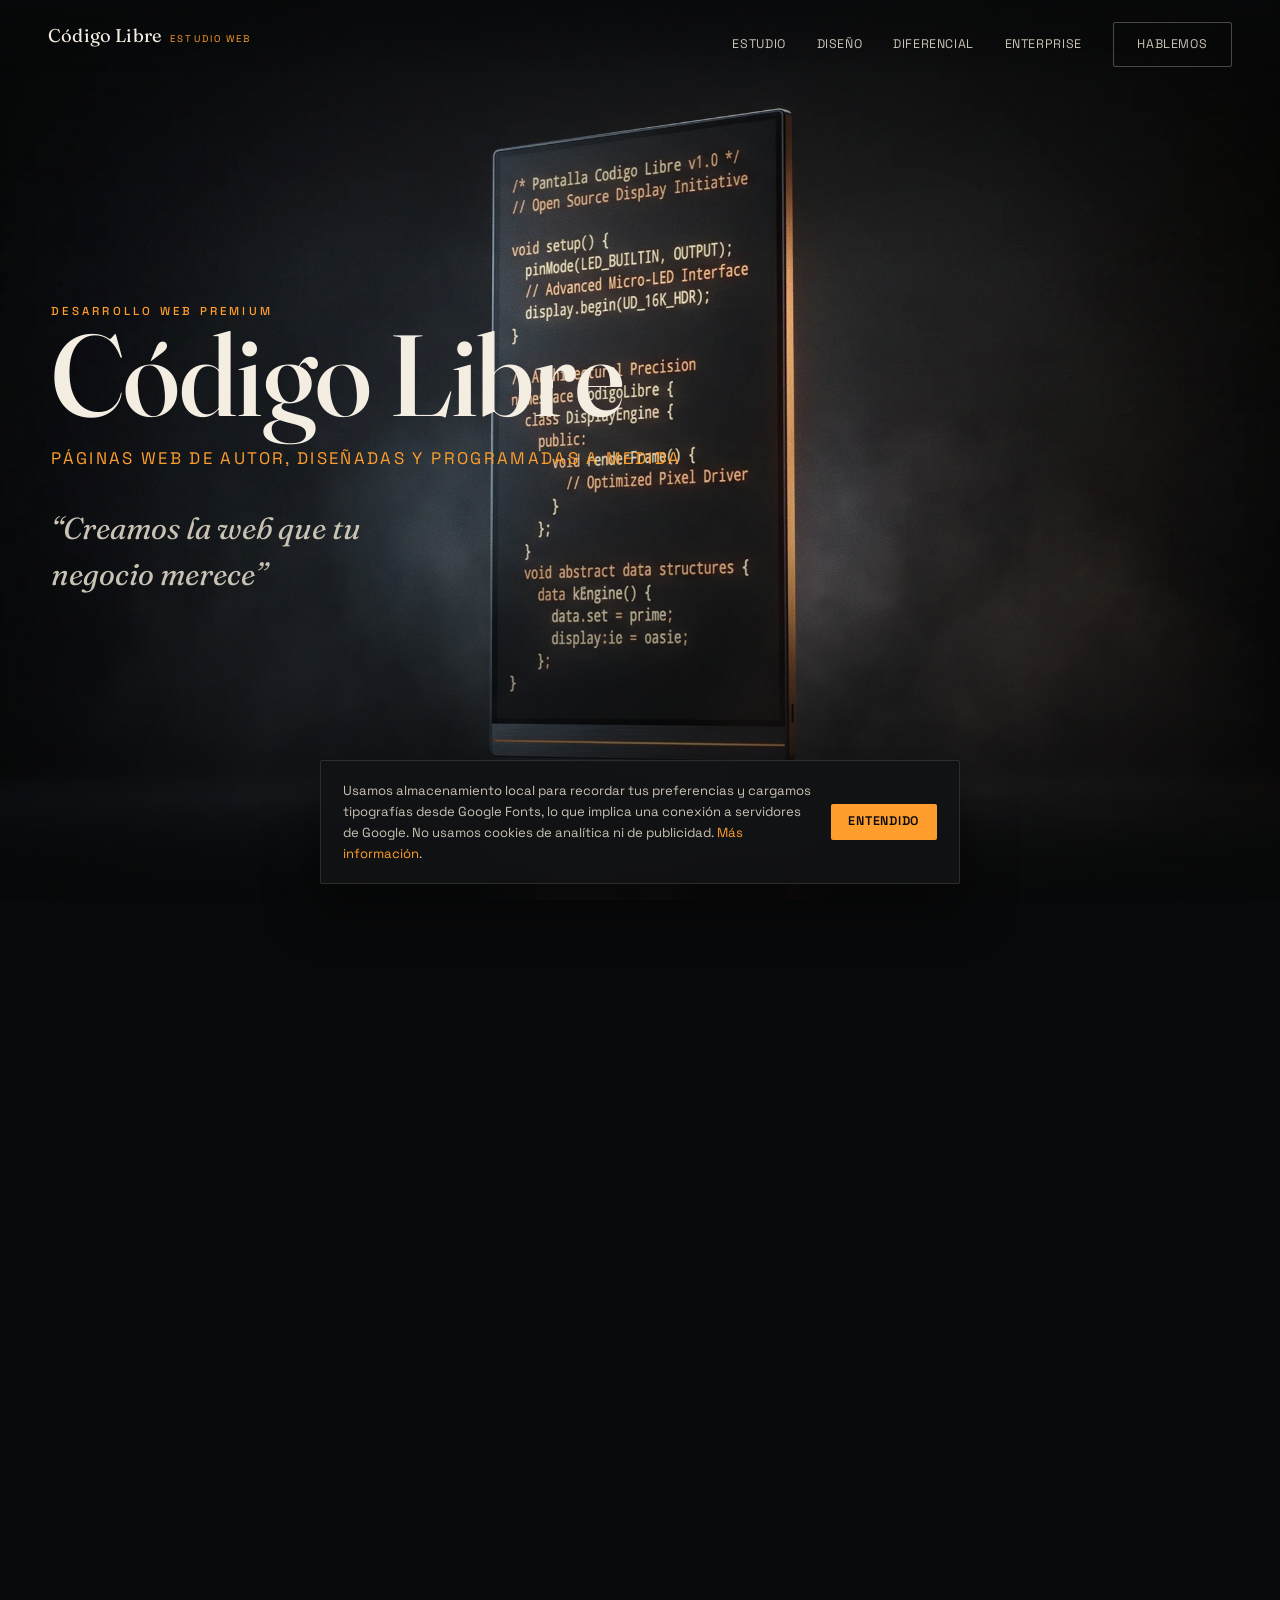
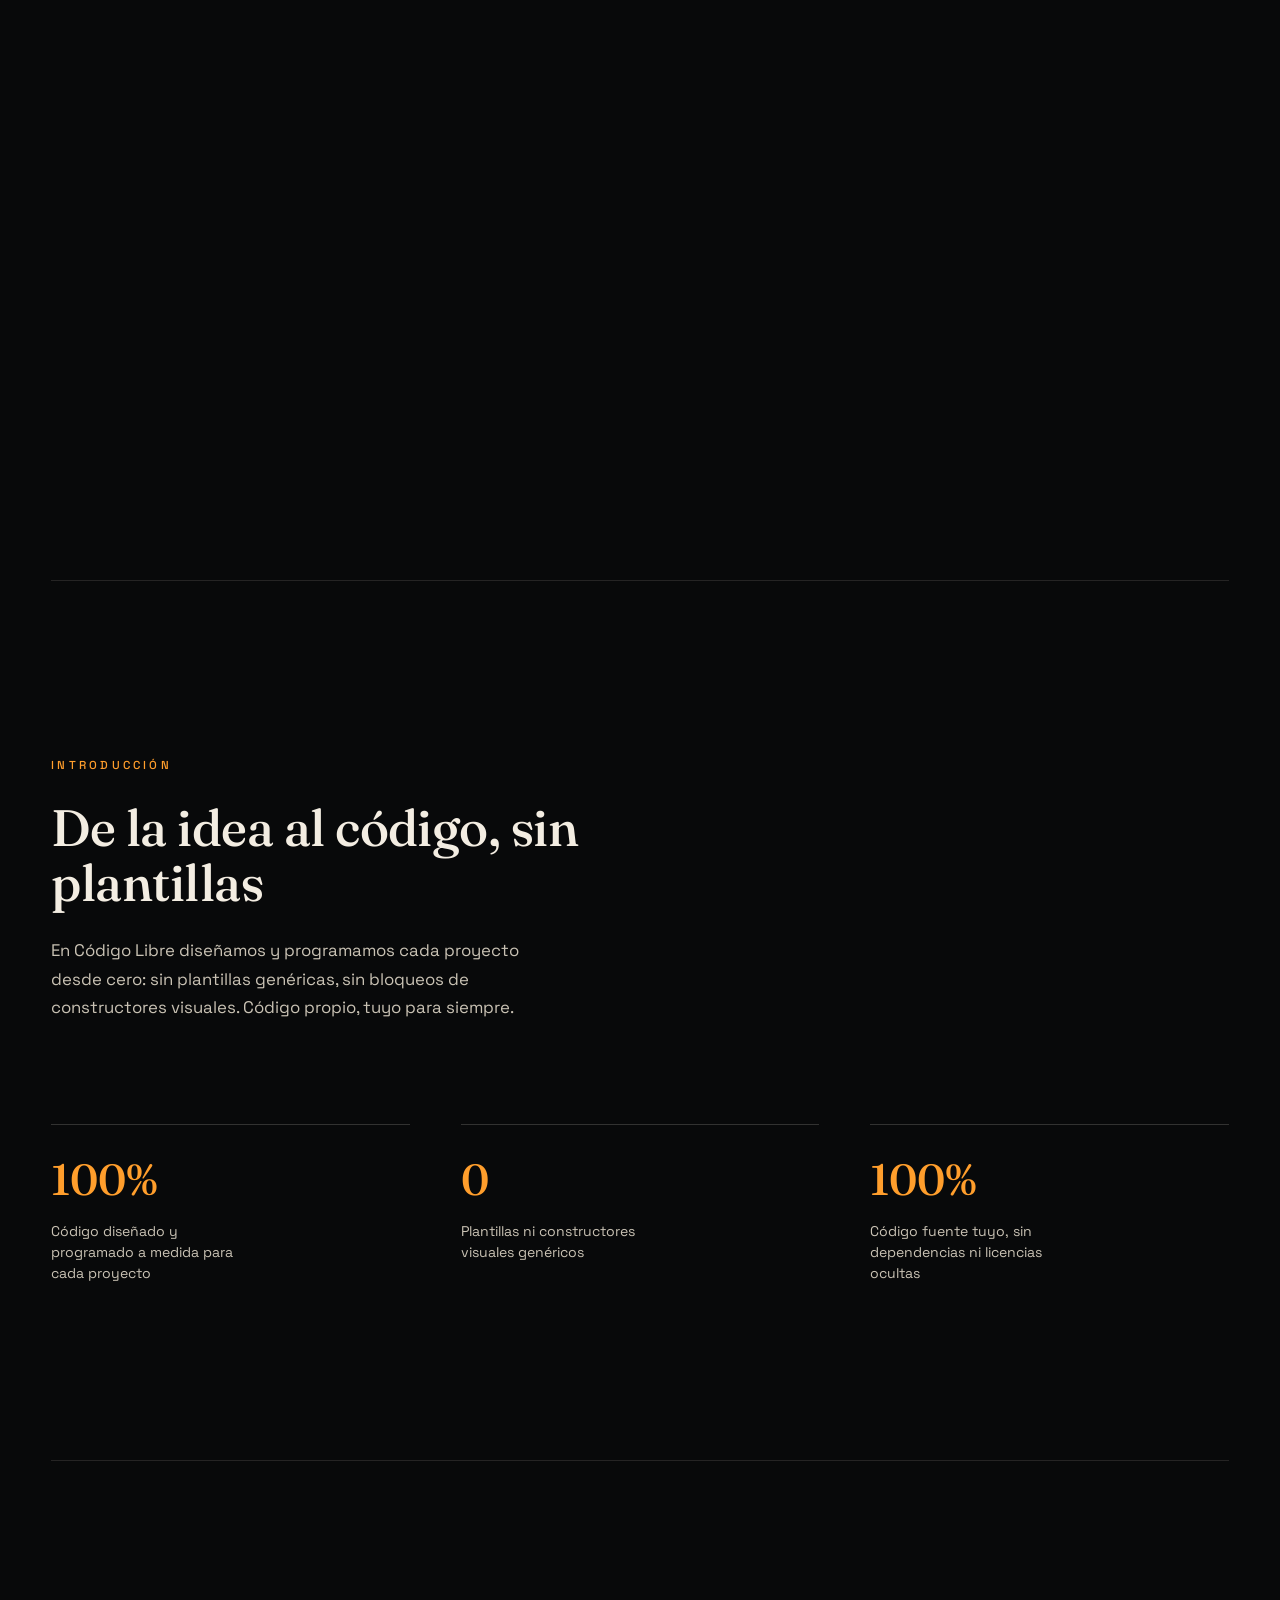
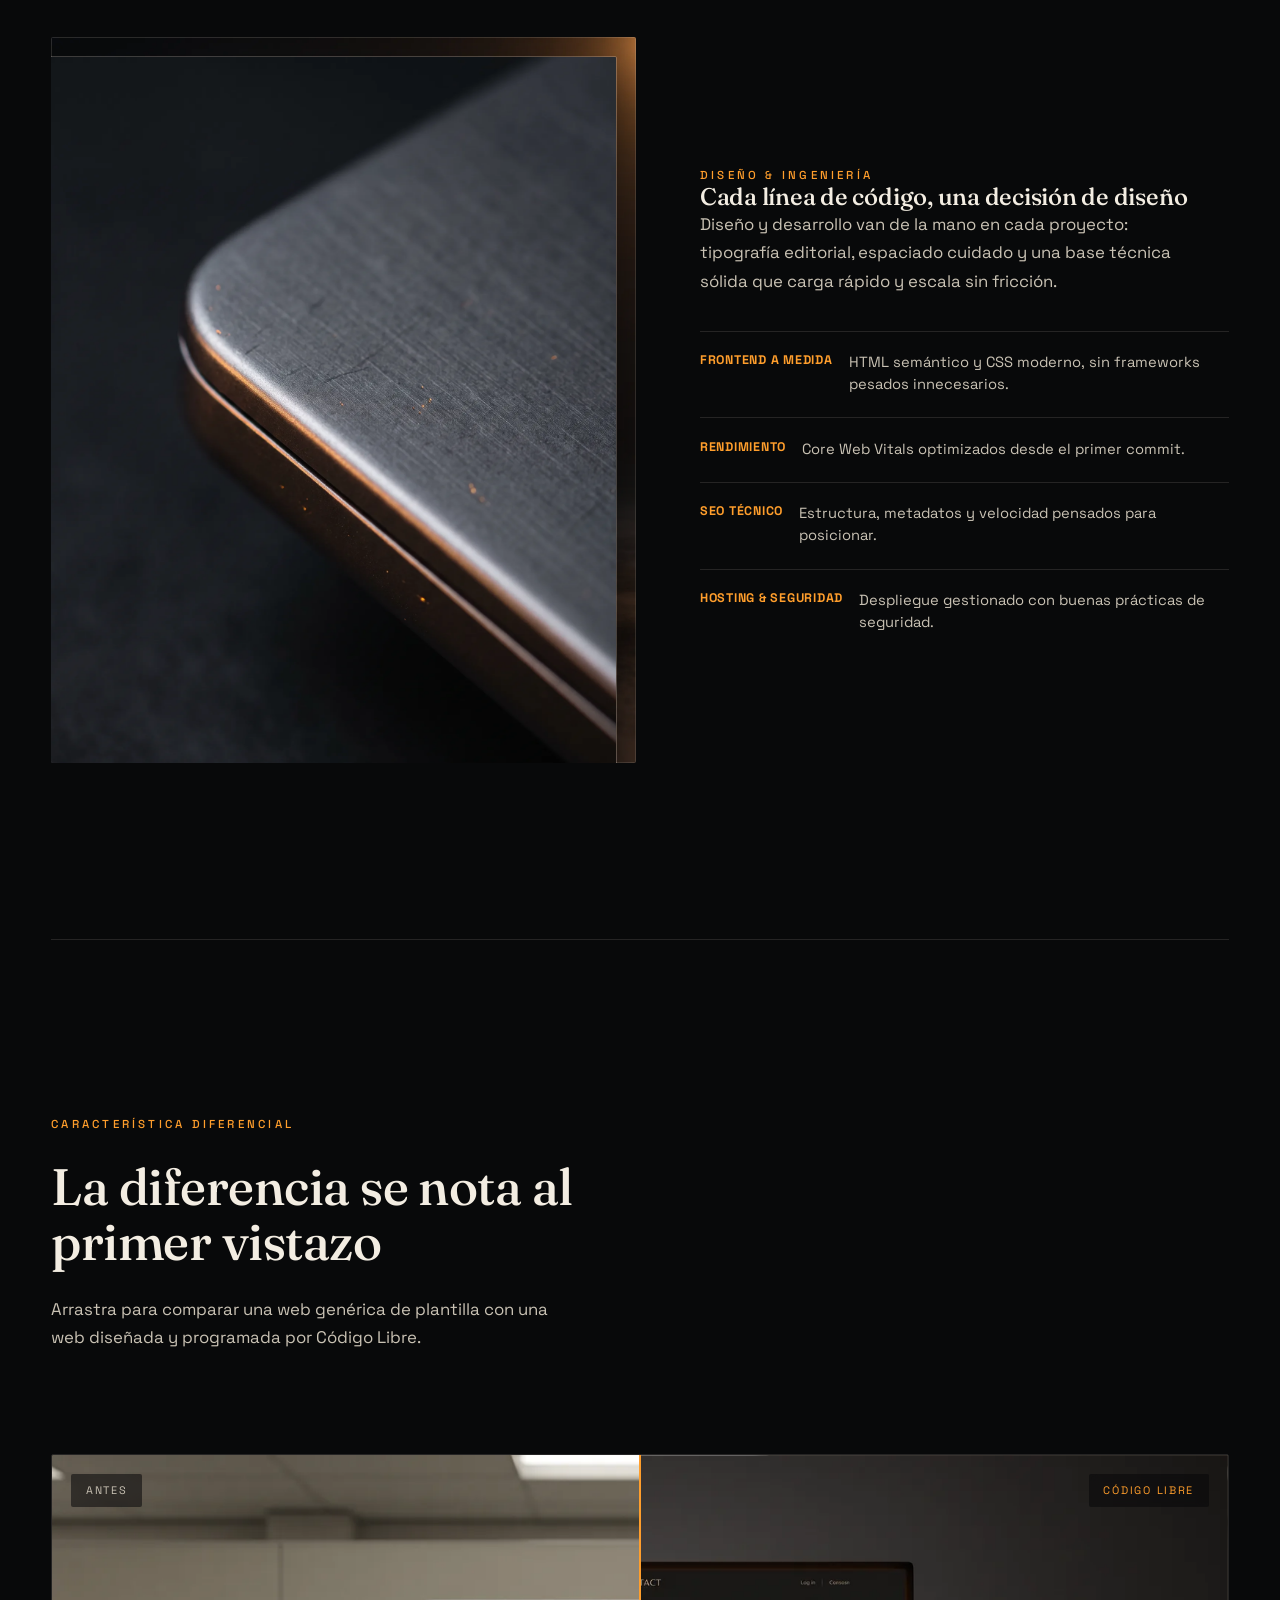
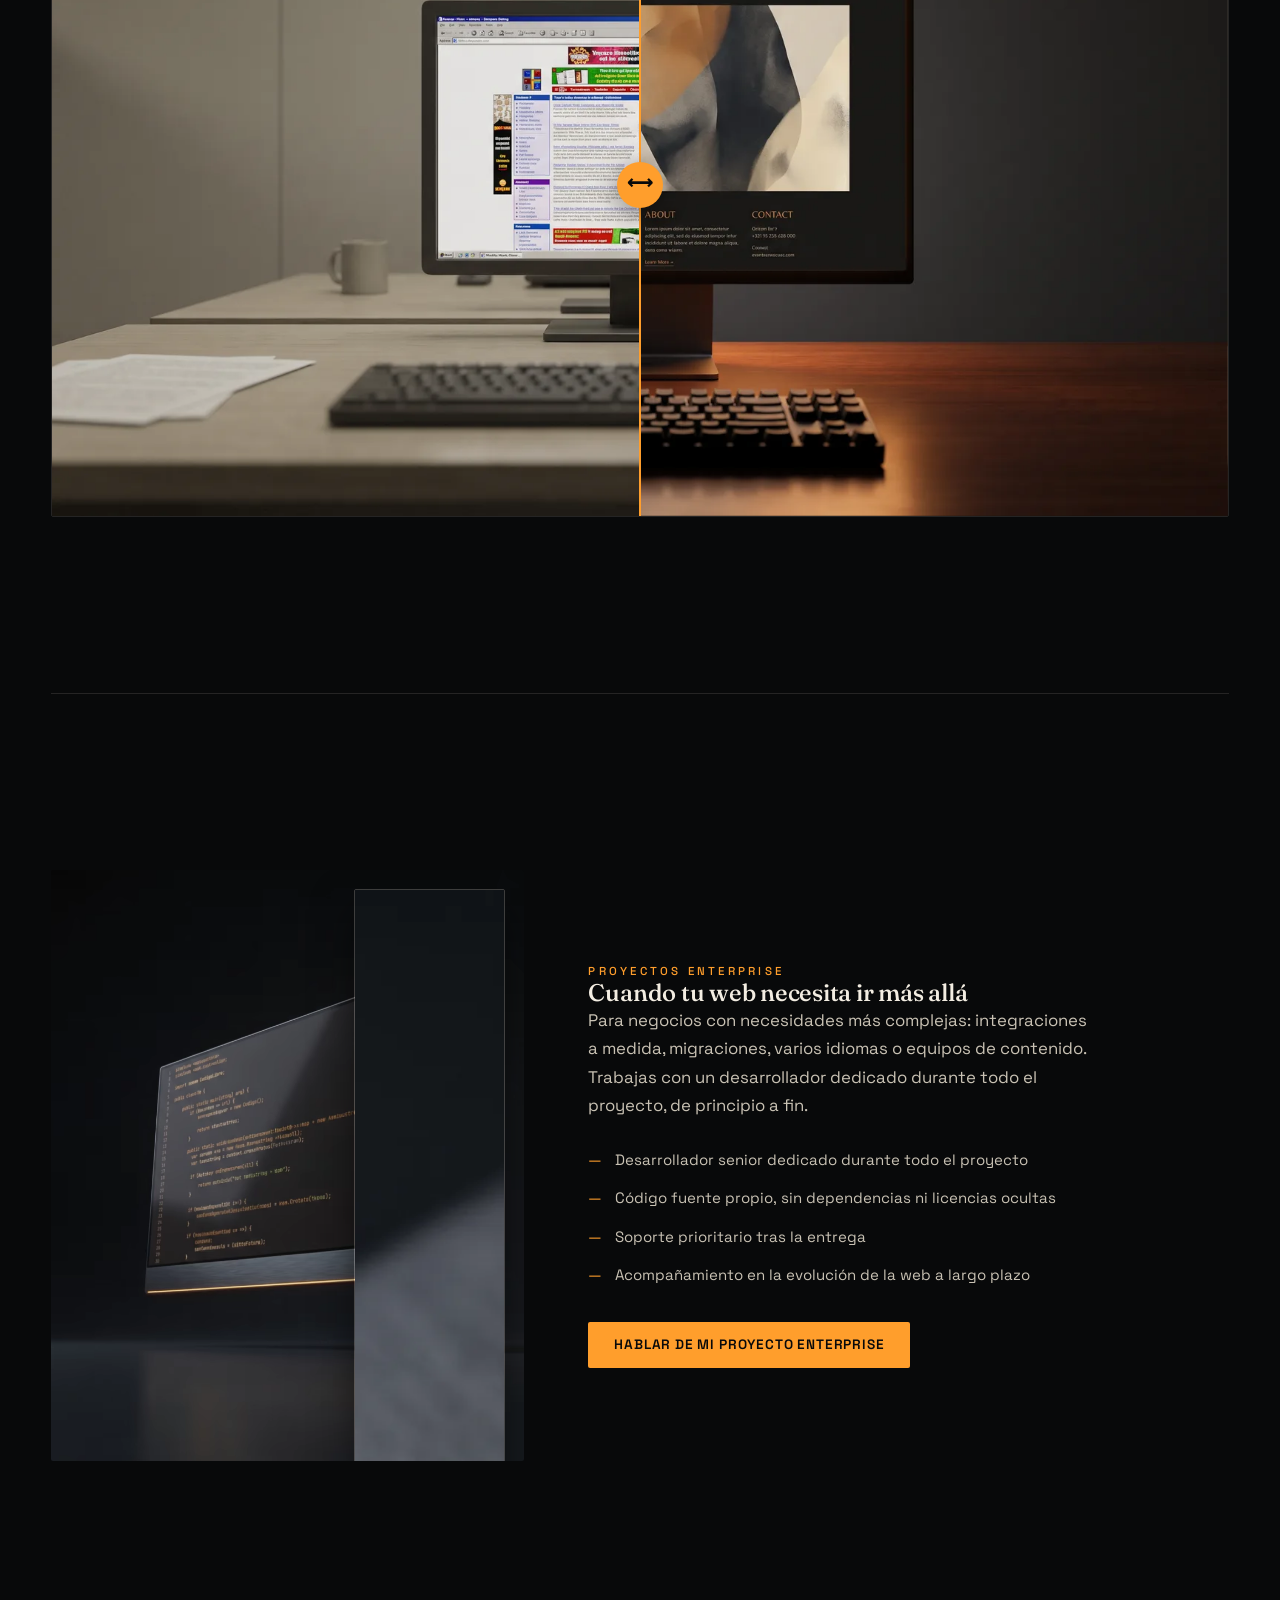
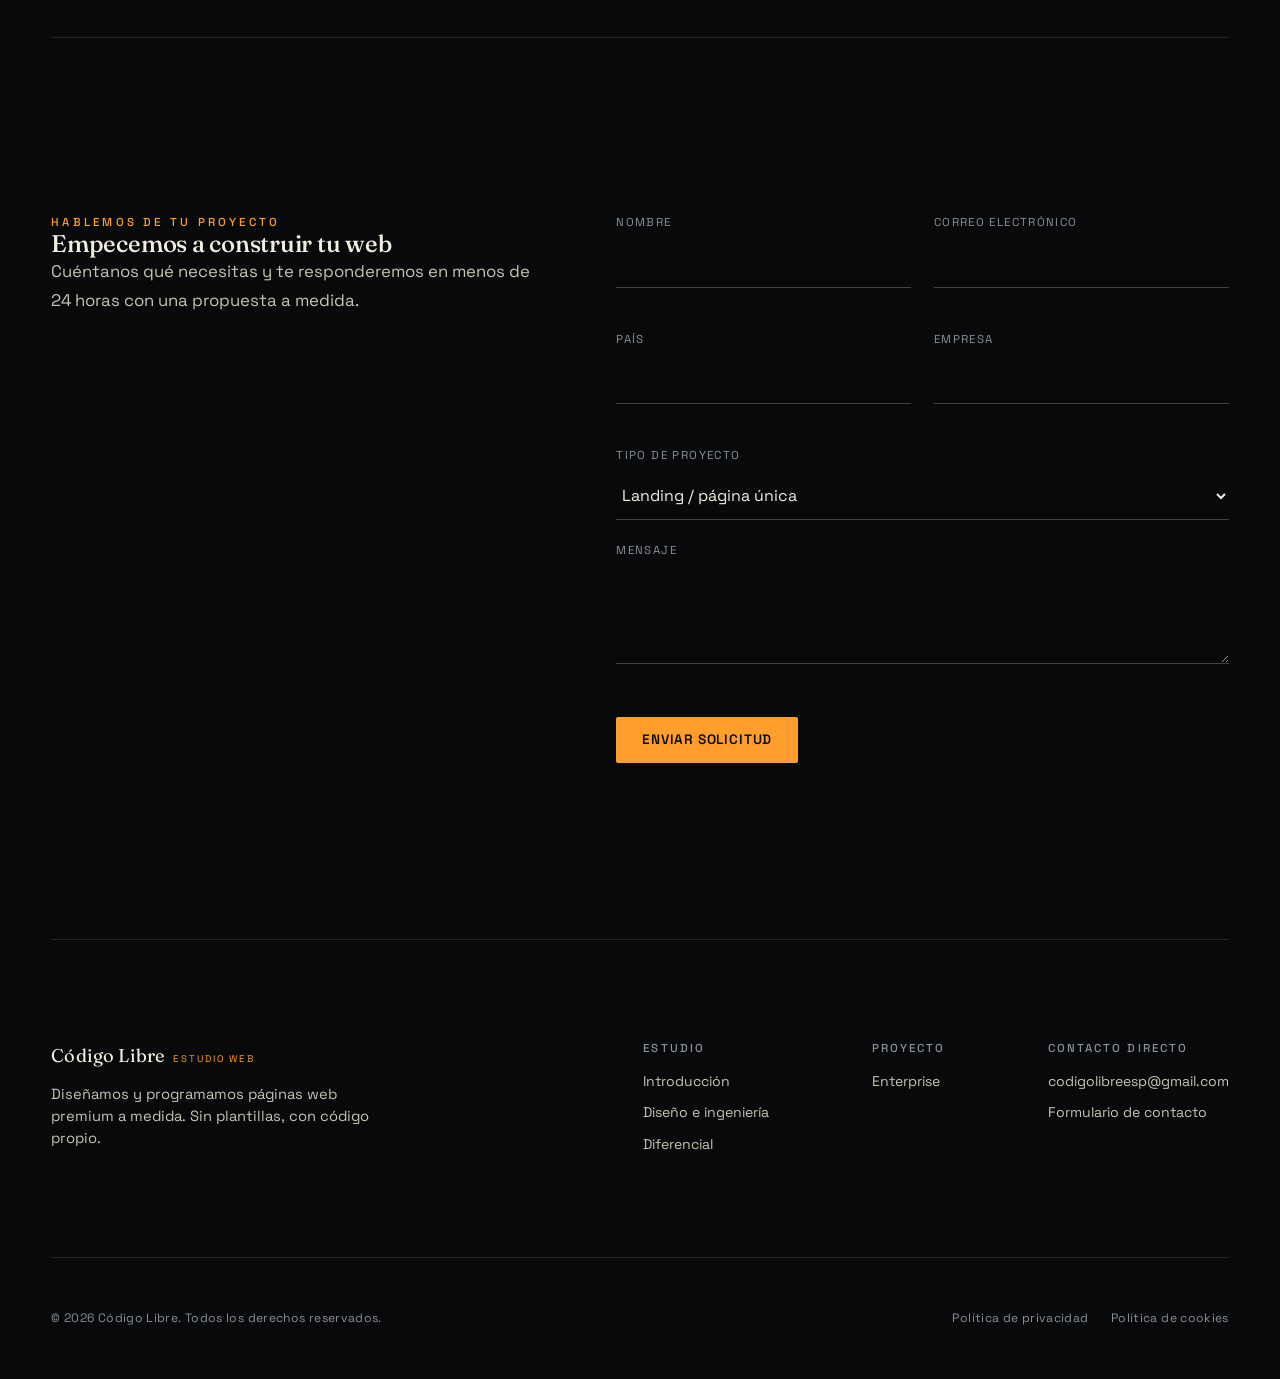
<file: index.html>
<!doctype html>
<html lang="es">
<head>
<meta charset="UTF-8">
<meta name="viewport" content="width=device-width, initial-scale=1, viewport-fit=cover">
<title>Código Libre — Creamos la web que tu negocio merece</title>
<meta name="description" content="Código Libre diseña y programa páginas web premium a medida: sin plantillas, con código propio, rendimiento y diseño editorial.">
<meta name="theme-color" content="#08090a">

<meta property="og:type" content="website">
<meta property="og:title" content="Código Libre — Creamos la web que tu negocio merece">
<meta property="og:description" content="Diseño y desarrollo web premium a medida. Sin plantillas, con código propio.">
<meta property="og:image" content="assets/hero/images/hero-master.webp">

<link rel="icon" type="image/svg+xml" href="assets/favicon.svg">

<link rel="preconnect" href="https://fonts.googleapis.com">
<link rel="preconnect" href="https://fonts.gstatic.com" crossorigin>
<link rel="stylesheet" href="https://fonts.googleapis.com/css2?family=Fraunces:ital,wght@0,300;0,400;0,500;0,600;1,400&family=Space+Grotesk:wght@300;400;500;600;700&display=swap">

<link rel="preload" as="video" href="assets/hero/video/hero-1080p.mp4" type="video/mp4">
<link rel="preload" as="image" href="assets/hero/images/hero-poster.webp">

<link rel="stylesheet" href="css/variables.css">
<link rel="stylesheet" href="css/base.css">
<link rel="stylesheet" href="css/layout.css">
<link rel="stylesheet" href="css/hero.css">
<link rel="stylesheet" href="css/components.css">
</head>
<body>
<a class="skip-link" href="#main">Saltar al contenido</a>

<!-- ================= LOADER ================= -->
<div id="loader" role="status" aria-live="polite">
  <span class="loader-mark">Código Libre</span>
  <div class="loader-bar"></div>
  <span class="loader-pct">Cargando experiencia</span>
</div>

<!-- ================= HEADER ================= -->
<header class="site-header" id="siteHeader">
  <a href="#top" class="brand-mark">Código Libre <small>Estudio Web</small></a>
  <button class="nav-toggle" id="navToggle" aria-expanded="false" aria-controls="mainNav" aria-label="Abrir menú de navegación">
    <span></span><span></span><span></span>
  </button>
</header>
<!-- rendered as a sibling of the header (not a child) so its position:fixed panel
     is never trapped inside the header's backdrop-filter containing block -->
<nav class="main-nav" id="mainNav" aria-label="Navegación principal">
  <a href="#introduccion">Estudio</a>
  <a href="#diseno">Diseño</a>
  <a href="#diferencial">Diferencial</a>
  <a href="#edicion-premium">Enterprise</a>
  <a href="#contacto" class="btn btn-ghost">Hablemos</a>
</nav>

<main id="main">

  <!-- ================= HERO ================= -->
  <section id="top" class="hero-pin" aria-label="Presentación Código Libre">
    <div class="hero-stage">
      <div class="hero-media" id="heroMedia">
        <video
          id="heroVideo"
          muted playsinline preload="auto"
          poster="assets/hero/images/hero-poster.webp">
          <source src="assets/hero/video/hero-1080p.webm" type="video/webm">
          <source src="assets/hero/video/hero-1080p.mp4" type="video/mp4">
        </video>
        <img class="hero-fallback" id="heroFallback" src="assets/hero/images/hero-master.webp" alt="Pantalla Código Libre mostrando código convirtiéndose en una web terminada" hidden>
        <div class="hero-grain" aria-hidden="true"></div>
      </div>

      <div class="hero-copy">
        <p class="eyebrow" data-hero-el>Desarrollo web premium</p>
        <h1 class="hero-brand" data-hero-el>Código Libre</h1>
        <p class="hero-model" data-hero-el>Páginas web de autor, diseñadas y programadas a medida</p>
        <p class="hero-line" data-hero-el>“Creamos la web que tu negocio merece”</p>
      </div>

      <div class="hero-scrollcue" id="scrollCue">Desplázate</div>
      <div class="hero-loading-badge" id="heroLoadingBadge"><span class="dot"></span> Cargando vídeo</div>
    </div>
  </section>

  <!-- ================= 1. INTRODUCCIÓN ================= -->
  <section id="introduccion" class="section container">
    <div class="section-head">
      <p class="eyebrow">Introducción</p>
      <h2>De la idea al código, sin plantillas</h2>
      <p class="lede">En Código Libre diseñamos y programamos cada proyecto desde cero: sin plantillas genéricas, sin bloqueos de constructores visuales. Código propio, tuyo para siempre.</p>
    </div>
    <div class="stats-row">
      <div class="stat"><b>100%</b><span>Código diseñado y programado a medida para cada proyecto</span></div>
      <div class="stat"><b>0</b><span>Plantillas ni constructores visuales genéricos</span></div>
      <div class="stat"><b>100%</b><span>Código fuente tuyo, sin dependencias ni licencias ocultas</span></div>
    </div>
  </section>

  <!-- ================= 2. DISEÑO E INGENIERÍA ================= -->
  <section id="diseno" class="section container">
    <div class="split">
      <div class="split-media frame">
        <img src="assets/images/web/producto-3-4.webp" alt="Pantalla Código Libre, representación del sistema de diseño y arquitectura técnica del estudio" loading="lazy" width="1600" height="1986">
        <span class="material-chip">Arquitectura técnica — Código Libre</span>
        <img class="detail-inset" src="assets/images/web/material-macro.webp" alt="Detalle macro del acabado y los materiales de Código Libre" loading="lazy" width="1600" height="1986">
      </div>
      <div>
        <p class="eyebrow">Diseño &amp; ingeniería</p>
        <h2>Cada línea de código, una decisión de diseño</h2>
        <p class="lede">Diseño y desarrollo van de la mano en cada proyecto: tipografía editorial, espaciado cuidado y una base técnica sólida que carga rápido y escala sin fricción.</p>
        <div class="detail-list">
          <div class="detail-item"><b>Frontend a medida</b><p>HTML semántico y CSS moderno, sin frameworks pesados innecesarios.</p></div>
          <div class="detail-item"><b>Rendimiento</b><p>Core Web Vitals optimizados desde el primer commit.</p></div>
          <div class="detail-item"><b>SEO técnico</b><p>Estructura, metadatos y velocidad pensados para posicionar.</p></div>
          <div class="detail-item"><b>Hosting &amp; seguridad</b><p>Despliegue gestionado con buenas prácticas de seguridad.</p></div>
        </div>
      </div>
    </div>
  </section>

  <!-- ================= 3. CARACTERÍSTICA DIFERENCIAL ================= -->
  <section id="diferencial" class="section container">
    <div class="section-head">
      <p class="eyebrow">Característica diferencial</p>
      <h2>La diferencia se nota al primer vistazo</h2>
      <p class="lede">Arrastra para comparar una web genérica de plantilla con una web diseñada y programada por Código Libre.</p>
    </div>
    <div class="comparator" id="comparator" role="slider" tabindex="0"
         aria-label="Comparador antes y después" aria-valuemin="0" aria-valuemax="100" aria-valuenow="50">
      <img class="before-layer" src="assets/images/web/antes-web.webp" alt="Web genérica de plantilla, con diseño desordenado y poco cuidado" loading="lazy">
      <img class="after-layer" id="comparatorAfter" src="assets/images/web/despues-web.webp" alt="Web premium diseñada por Código Libre, editorial y minimalista" loading="lazy">
      <span class="tag before">Antes</span>
      <span class="tag after">Código Libre</span>
      <div class="handle" id="comparatorHandle"></div>
    </div>
  </section>


  <!-- ================= 6. PROYECTOS ENTERPRISE ================= -->
  <section id="edicion-premium" class="section container">
    <div class="premium-block">
      <div class="premium-media">
        <video class="loop-video" id="premiumLoopVideo" muted loop playsinline preload="metadata" poster="assets/images/web/premium-loop-poster.webp">
          <source src="assets/hero/video/premium-loop.webm" type="video/webm">
          <source src="assets/hero/video/premium-loop.mp4" type="video/mp4">
        </video>
        <img class="detail-inset" src="assets/images/web/material-macro.webp" alt="Detalle macro de materiales y acabados de Código Libre" loading="lazy" width="1600" height="1986">
      </div>
      <div>
        <p class="eyebrow">Proyectos Enterprise</p>
        <h2>Cuando tu web necesita ir más allá</h2>
        <p class="lede">Para negocios con necesidades más complejas: integraciones a medida, migraciones, varios idiomas o equipos de contenido. Trabajas con un desarrollador dedicado durante todo el proyecto, de principio a fin.</p>
        <ul class="benefit-list">
          <li>Desarrollador senior dedicado durante todo el proyecto</li>
          <li>Código fuente propio, sin dependencias ni licencias ocultas</li>
          <li>Soporte prioritario tras la entrega</li>
          <li>Acompañamiento en la evolución de la web a largo plazo</li>
        </ul>
        <div class="premium-cta">
          <a href="#contacto" class="btn btn-primary">Hablar de mi proyecto Enterprise</a>
        </div>
      </div>
    </div>
  </section>

  <!-- ================= FORMULARIO ================= -->
  <section id="contacto" class="section container">
    <div class="form-wrap">
      <div>
        <p class="eyebrow">Hablemos de tu proyecto</p>
        <h2>Empecemos a construir tu web</h2>
        <p class="lede">Cuéntanos qué necesitas y te responderemos en menos de 24 horas con una propuesta a medida.</p>
      </div>

      <form id="contactForm" novalidate>
        <!-- honeypot antispam: invisible para personas, los bots lo rellenan -->
        <div class="hp-field" aria-hidden="true">
          <label for="fWeb">No rellenes este campo</label>
          <input type="text" id="fWeb" name="web" tabindex="-1" autocomplete="off">
        </div>
        <div class="form-grid">
          <div class="field">
            <label for="fName">Nombre</label>
            <input type="text" id="fName" name="nombre" autocomplete="name" required>
            <span class="field-error" id="err-fName"></span>
          </div>
          <div class="field">
            <label for="fEmail">Correo electrónico</label>
            <input type="email" id="fEmail" name="email" autocomplete="email" required>
            <span class="field-error" id="err-fEmail"></span>
          </div>
          <div class="field">
            <label for="fCountry">País</label>
            <input type="text" id="fCountry" name="pais" autocomplete="country-name" required>
            <span class="field-error" id="err-fCountry"></span>
          </div>
          <div class="field">
            <label for="fCompany">Empresa</label>
            <input type="text" id="fCompany" name="empresa" autocomplete="organization">
            <span class="field-error" id="err-fCompany"></span>
          </div>
          <div class="field full">
            <label for="fConfig">Tipo de proyecto</label>
            <select id="fConfig" name="configuracion">
              <option value="landing">Landing / página única</option>
              <option value="corporativa">Web corporativa</option>
              <option value="tienda">Tienda online</option>
              <option value="premium">Edición premium / Enterprise</option>
            </select>
          </div>
          <div class="field full">
            <label for="fMessage">Mensaje</label>
            <textarea id="fMessage" name="mensaje" required></textarea>
            <span class="field-error" id="err-fMessage"></span>
          </div>
          <div class="form-submit-row">
            <button type="submit" class="btn btn-primary">Enviar solicitud</button>
            <span class="form-status" id="formStatus" role="status" aria-live="polite"></span>
          </div>
        </div>
      </form>
    </div>
  </section>

</main>

<!-- ================= FOOTER ================= -->
<footer class="site-footer container">
  <div class="footer-top">
    <div class="footer-brand">
      <a href="#top" class="brand-mark">Código Libre <small>Estudio Web</small></a>
      <p>Diseñamos y programamos páginas web premium a medida. Sin plantillas, con código propio.</p>
    </div>
    <div class="footer-links">
      <div>
        <h4>Estudio</h4>
        <ul>
          <li><a href="#introduccion">Introducción</a></li>
          <li><a href="#diseno">Diseño e ingeniería</a></li>
          <li><a href="#diferencial">Diferencial</a></li>
        </ul>
      </div>
      <div>
        <h4>Proyecto</h4>
        <ul>
          <li><a href="#edicion-premium">Enterprise</a></li>
        </ul>
      </div>
      <div>
        <h4>Contacto directo</h4>
        <!-- Cuando haya teléfono, añadir: <li><a href="tel:+34XXXXXXXXX">+34 XXX XX XX XX</a></li> -->
        <ul>
          <li><a id="footerEmail" href="mailto:codigolibreesp@gmail.com">codigolibreesp@gmail.com</a></li>
          <li><a href="#contacto">Formulario de contacto</a></li>
        </ul>
      </div>
    </div>
  </div>
  <div class="footer-bottom">
    <span>© <span id="year"></span> Código Libre. Todos los derechos reservados.</span>
    <nav class="legal-links" aria-label="Enlaces legales">
      <a href="privacidad.html">Política de privacidad</a>
      <a href="cookies.html">Política de cookies</a>
    </nav>
  </div>
</footer>

<div id="cookieBanner" class="cookie-banner" role="dialog" aria-live="polite" aria-label="Aviso de cookies" hidden>
  <p>Usamos almacenamiento local para recordar tus preferencias y cargamos tipografías desde Google Fonts, lo que implica una conexión a servidores de Google. No usamos cookies de analítica ni de publicidad. <a href="cookies.html">Más información</a>.</p>
  <button type="button" id="cookieAccept" class="btn btn-primary">Entendido</button>
</div>

<script src="js/vendor/gsap.min.js" onerror="this.onerror=null;document.write('&lt;script src=&quot;https://cdnjs.cloudflare.com/ajax/libs/gsap/3.12.5/gsap.min.js&quot;&gt;&lt;\/script&gt;')"></script>
<script src="js/vendor/scrolltrigger.min.js" onerror="this.onerror=null;document.write('&lt;script src=&quot;https://cdnjs.cloudflare.com/ajax/libs/gsap/3.12.5/ScrollTrigger.min.js&quot;&gt;&lt;\/script&gt;')"></script>
<script src="js/vendor/lenis.min.js" onerror="this.onerror=null;document.write('&lt;script src=&quot;https://unpkg.com/lenis@1.1.14/dist/lenis.min.js&quot;&gt;&lt;\/script&gt;')"></script>

<script src="js/main.js"></script>
<script src="js/hero-scroll.js"></script>
<script src="js/comparator.js"></script>
<script src="js/premium-loop.js"></script>
<script src="js/form.js"></script>
<script src="js/cookie-consent.js"></script>
</body>
</html>
</file>
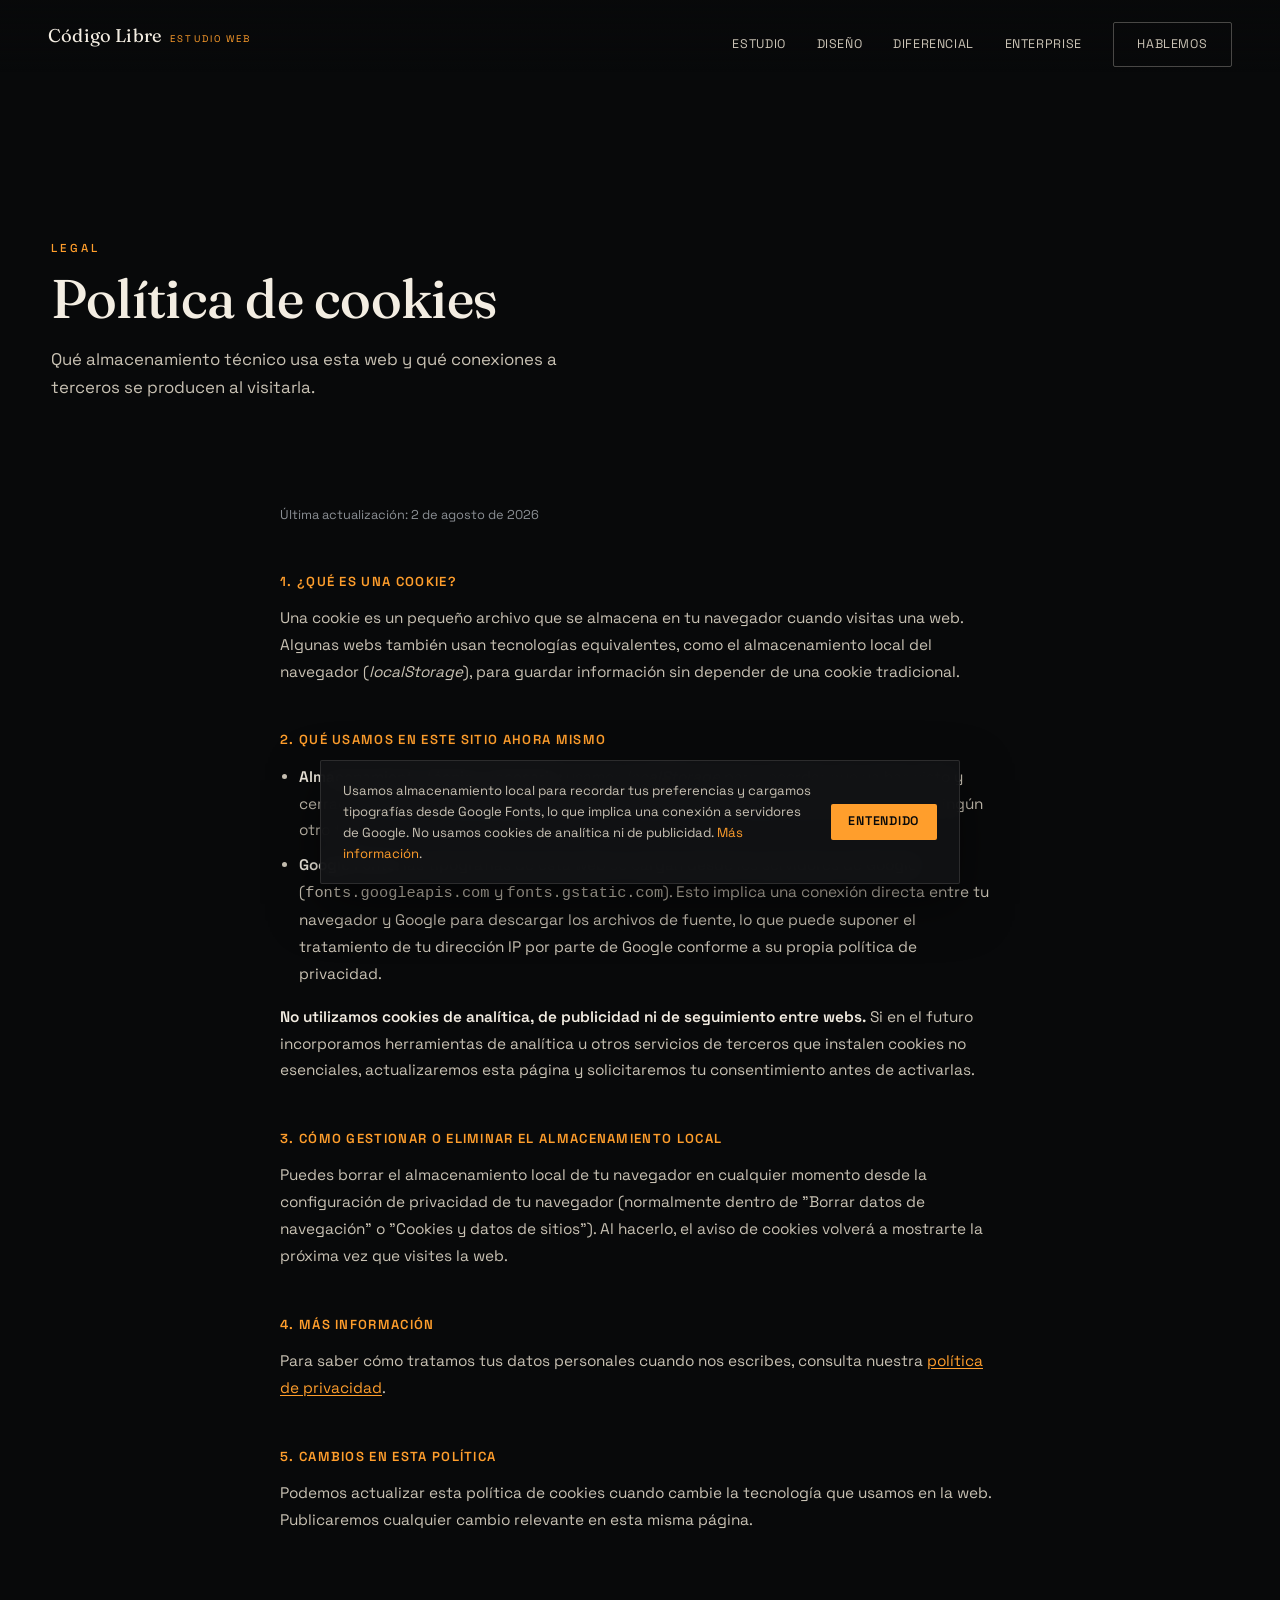
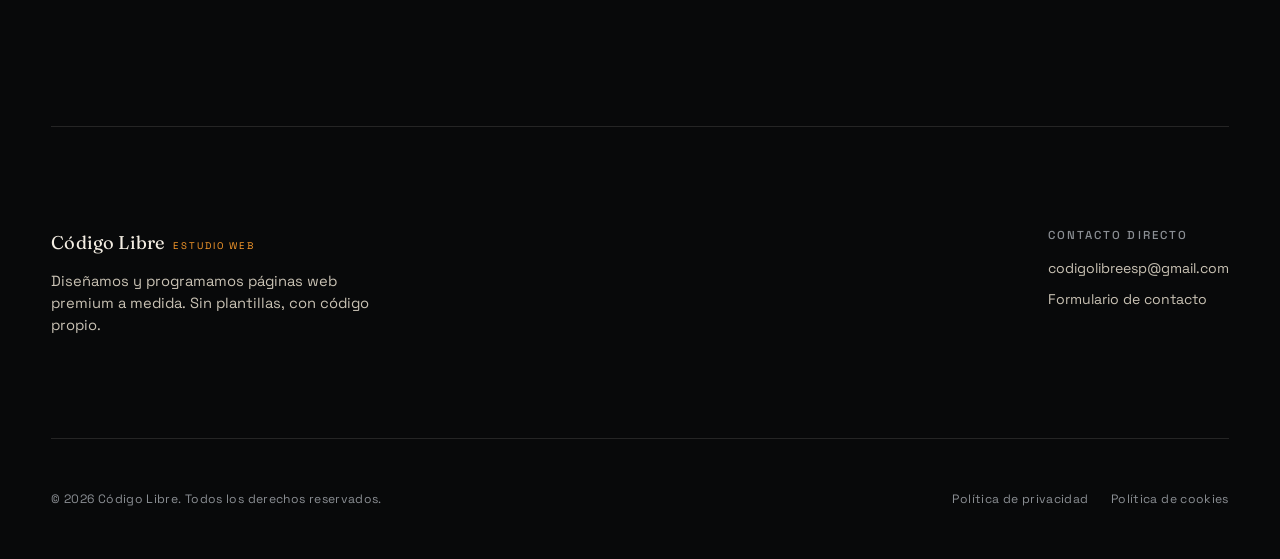
<file: cookies.html>
<!doctype html>
<html lang="es">
<head>
<meta charset="UTF-8">
<meta name="viewport" content="width=device-width, initial-scale=1, viewport-fit=cover">
<title>Política de cookies — Código Libre</title>
<meta name="description" content="Política de cookies de Código Libre: qué almacenamiento técnico usamos y qué conexiones de terceros se producen al cargar la web.">
<meta name="theme-color" content="#08090a">
<meta name="robots" content="noindex">

<link rel="icon" type="image/svg+xml" href="assets/favicon.svg">

<link rel="preconnect" href="https://fonts.googleapis.com">
<link rel="preconnect" href="https://fonts.gstatic.com" crossorigin>
<link rel="stylesheet" href="https://fonts.googleapis.com/css2?family=Fraunces:ital,wght@0,300;0,400;0,500;0,600;1,400&family=Space+Grotesk:wght@300;400;500;600;700&display=swap">

<link rel="stylesheet" href="css/variables.css">
<link rel="stylesheet" href="css/base.css">
<link rel="stylesheet" href="css/layout.css">
<link rel="stylesheet" href="css/legal.css">
</head>
<body class="no-js">
<a class="skip-link" href="#main">Saltar al contenido</a>

<header class="site-header" id="siteHeader">
  <a href="index.html" class="brand-mark">Código Libre <small>Estudio Web</small></a>
  <button class="nav-toggle" id="navToggle" aria-expanded="false" aria-controls="mainNav" aria-label="Abrir menú de navegación">
    <span></span><span></span><span></span>
  </button>
</header>
<nav class="main-nav" id="mainNav" aria-label="Navegación principal">
  <a href="index.html#introduccion">Estudio</a>
  <a href="index.html#diseno">Diseño</a>
  <a href="index.html#diferencial">Diferencial</a>
  <a href="index.html#edicion-premium">Enterprise</a>
  <a href="index.html#contacto" class="btn btn-ghost">Hablemos</a>
</nav>

<main id="main">
  <section class="legal-hero container">
    <p class="eyebrow">Legal</p>
    <h1>Política de cookies</h1>
    <p class="lede">Qué almacenamiento técnico usa esta web y qué conexiones a terceros se producen al visitarla.</p>
  </section>

  <section class="legal-content container">
    <p class="updated">Última actualización: 2 de agosto de 2026</p>

    <h2>1. ¿Qué es una cookie?</h2>
    <p>Una cookie es un pequeño archivo que se almacena en tu navegador cuando visitas una web. Algunas webs también usan tecnologías equivalentes, como el almacenamiento local del navegador (<em>localStorage</em>), para guardar información sin depender de una cookie tradicional.</p>

    <h2>2. Qué usamos en este sitio ahora mismo</h2>
    <ul>
      <li><strong>Almacenamiento técnico necesario:</strong> usamos <em>localStorage</em> para recordar que ya has visto y cerrado el aviso de cookies, y así no volver a mostrártelo en cada visita. No se usa con ningún otro fin.</li>
      <li><strong>Google Fonts:</strong> las tipografías de esta web se cargan desde los servidores de Google (<code>fonts.googleapis.com</code> y <code>fonts.gstatic.com</code>). Esto implica una conexión directa entre tu navegador y Google para descargar los archivos de fuente, lo que puede suponer el tratamiento de tu dirección IP por parte de Google conforme a su propia política de privacidad.</li>
    </ul>
    <p><strong>No utilizamos cookies de analítica, de publicidad ni de seguimiento entre webs.</strong> Si en el futuro incorporamos herramientas de analítica u otros servicios de terceros que instalen cookies no esenciales, actualizaremos esta página y solicitaremos tu consentimiento antes de activarlas.</p>

    <h2>3. Cómo gestionar o eliminar el almacenamiento local</h2>
    <p>Puedes borrar el almacenamiento local de tu navegador en cualquier momento desde la configuración de privacidad de tu navegador (normalmente dentro de "Borrar datos de navegación" o "Cookies y datos de sitios"). Al hacerlo, el aviso de cookies volverá a mostrarte la próxima vez que visites la web.</p>

    <h2>4. Más información</h2>
    <p>Para saber cómo tratamos tus datos personales cuando nos escribes, consulta nuestra <a href="privacidad.html">política de privacidad</a>.</p>

    <h2>5. Cambios en esta política</h2>
    <p>Podemos actualizar esta política de cookies cuando cambie la tecnología que usamos en la web. Publicaremos cualquier cambio relevante en esta misma página.</p>
  </section>
</main>

<footer class="site-footer container">
  <div class="footer-top">
    <div class="footer-brand">
      <a href="index.html" class="brand-mark">Código Libre <small>Estudio Web</small></a>
      <p>Diseñamos y programamos páginas web premium a medida. Sin plantillas, con código propio.</p>
    </div>
    <div class="footer-links">
      <div>
        <h4>Contacto directo</h4>
        <ul>
          <li><a id="footerEmail" href="mailto:codigolibreesp@gmail.com">codigolibreesp@gmail.com</a></li>
          <li><a href="index.html#contacto">Formulario de contacto</a></li>
        </ul>
      </div>
    </div>
  </div>
  <div class="footer-bottom">
    <span>© <span id="year"></span> Código Libre. Todos los derechos reservados.</span>
    <nav class="legal-links" aria-label="Enlaces legales">
      <a href="privacidad.html">Política de privacidad</a>
      <a href="cookies.html">Política de cookies</a>
    </nav>
  </div>
</footer>

<div id="cookieBanner" class="cookie-banner" role="dialog" aria-live="polite" aria-label="Aviso de cookies" hidden>
  <p>Usamos almacenamiento local para recordar tus preferencias y cargamos tipografías desde Google Fonts, lo que implica una conexión a servidores de Google. No usamos cookies de analítica ni de publicidad. <a href="cookies.html">Más información</a>.</p>
  <button type="button" id="cookieAccept" class="btn btn-primary">Entendido</button>
</div>

<script src="js/main.js"></script>
<script src="js/cookie-consent.js"></script>
</body>
</html>
</file>
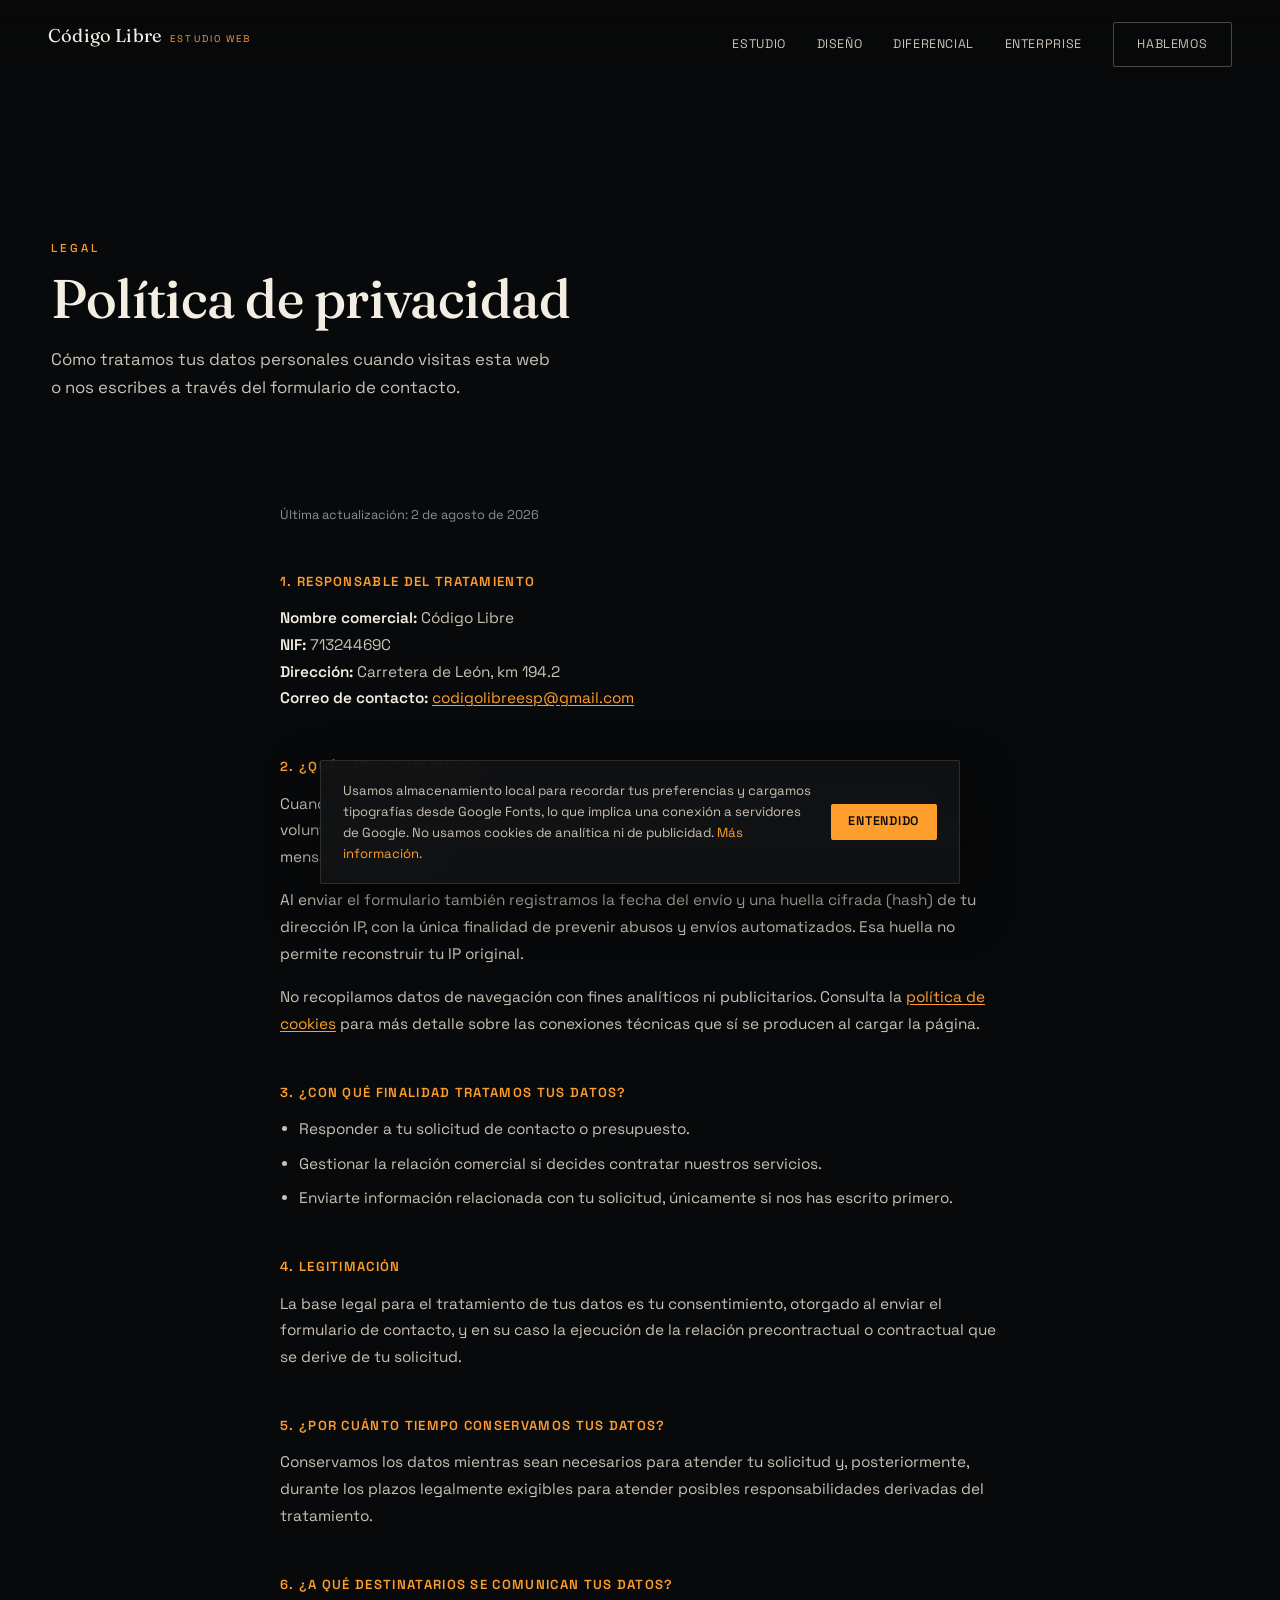
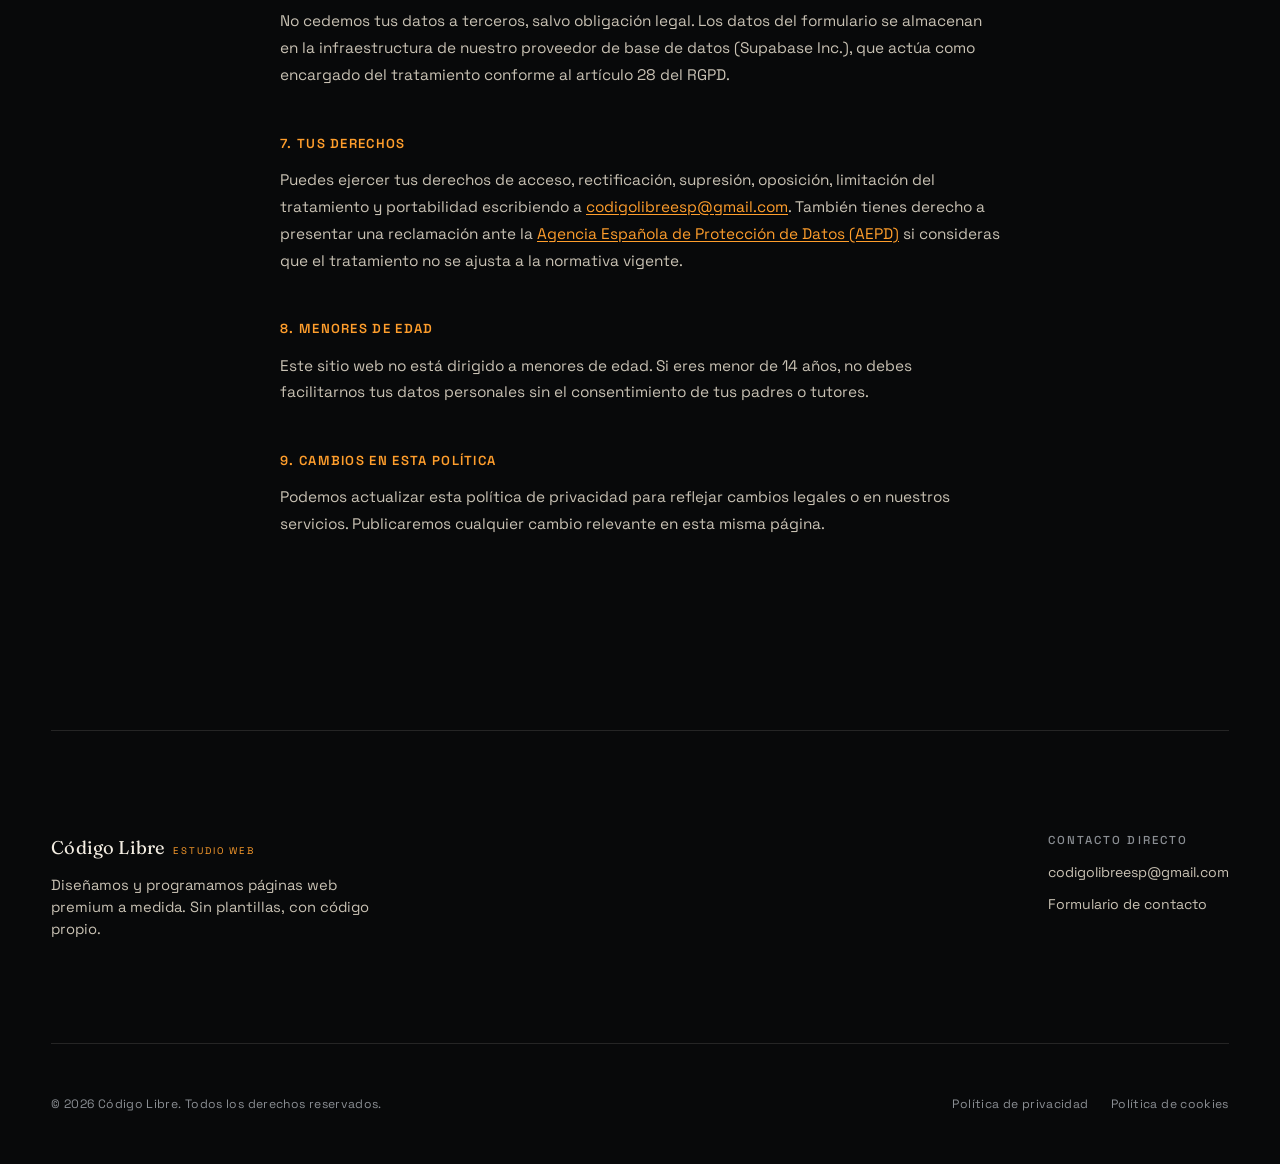
<file: privacidad.html>
<!doctype html>
<html lang="es">
<head>
<meta charset="UTF-8">
<meta name="viewport" content="width=device-width, initial-scale=1, viewport-fit=cover">
<title>Política de privacidad — Código Libre</title>
<meta name="description" content="Política de privacidad de Código Libre: qué datos tratamos, con qué finalidad y cuáles son tus derechos.">
<meta name="theme-color" content="#08090a">
<meta name="robots" content="noindex">

<link rel="icon" type="image/svg+xml" href="assets/favicon.svg">

<link rel="preconnect" href="https://fonts.googleapis.com">
<link rel="preconnect" href="https://fonts.gstatic.com" crossorigin>
<link rel="stylesheet" href="https://fonts.googleapis.com/css2?family=Fraunces:ital,wght@0,300;0,400;0,500;0,600;1,400&family=Space+Grotesk:wght@300;400;500;600;700&display=swap">

<link rel="stylesheet" href="css/variables.css">
<link rel="stylesheet" href="css/base.css">
<link rel="stylesheet" href="css/layout.css">
<link rel="stylesheet" href="css/legal.css">
</head>
<body class="no-js">
<a class="skip-link" href="#main">Saltar al contenido</a>

<header class="site-header" id="siteHeader">
  <a href="index.html" class="brand-mark">Código Libre <small>Estudio Web</small></a>
  <button class="nav-toggle" id="navToggle" aria-expanded="false" aria-controls="mainNav" aria-label="Abrir menú de navegación">
    <span></span><span></span><span></span>
  </button>
</header>
<nav class="main-nav" id="mainNav" aria-label="Navegación principal">
  <a href="index.html#introduccion">Estudio</a>
  <a href="index.html#diseno">Diseño</a>
  <a href="index.html#diferencial">Diferencial</a>
  <a href="index.html#edicion-premium">Enterprise</a>
  <a href="index.html#contacto" class="btn btn-ghost">Hablemos</a>
</nav>

<main id="main">
  <section class="legal-hero container">
    <p class="eyebrow">Legal</p>
    <h1>Política de privacidad</h1>
    <p class="lede">Cómo tratamos tus datos personales cuando visitas esta web o nos escribes a través del formulario de contacto.</p>
  </section>

  <section class="legal-content container">
    <p class="updated">Última actualización: 2 de agosto de 2026</p>

    <h2>1. Responsable del tratamiento</h2>
    <p>
      <strong>Nombre comercial:</strong> Código Libre<br>
      <strong>NIF:</strong> 71324469C<br>
      <strong>Dirección:</strong> Carretera de León, km 194.2<br>
      <strong>Correo de contacto:</strong> <a id="privacyEmail" href="mailto:codigolibreesp@gmail.com">codigolibreesp@gmail.com</a>
    </p>

    <h2>2. ¿Qué datos tratamos?</h2>
    <p>Cuando usas el formulario de contacto de esta web tratamos los datos que nos facilitas voluntariamente: nombre, correo electrónico, país, empresa (opcional), tipo de proyecto y el mensaje que escribas.</p>
    <p>Al enviar el formulario también registramos la fecha del envío y una huella cifrada (hash) de tu dirección IP, con la única finalidad de prevenir abusos y envíos automatizados. Esa huella no permite reconstruir tu IP original.</p>
    <p>No recopilamos datos de navegación con fines analíticos ni publicitarios. Consulta la <a href="cookies.html">política de cookies</a> para más detalle sobre las conexiones técnicas que sí se producen al cargar la página.</p>

    <h2>3. ¿Con qué finalidad tratamos tus datos?</h2>
    <ul>
      <li>Responder a tu solicitud de contacto o presupuesto.</li>
      <li>Gestionar la relación comercial si decides contratar nuestros servicios.</li>
      <li>Enviarte información relacionada con tu solicitud, únicamente si nos has escrito primero.</li>
    </ul>

    <h2>4. Legitimación</h2>
    <p>La base legal para el tratamiento de tus datos es tu consentimiento, otorgado al enviar el formulario de contacto, y en su caso la ejecución de la relación precontractual o contractual que se derive de tu solicitud.</p>

    <h2>5. ¿Por cuánto tiempo conservamos tus datos?</h2>
    <p>Conservamos los datos mientras sean necesarios para atender tu solicitud y, posteriormente, durante los plazos legalmente exigibles para atender posibles responsabilidades derivadas del tratamiento.</p>

    <h2>6. ¿A qué destinatarios se comunican tus datos?</h2>
    <p>No cedemos tus datos a terceros, salvo obligación legal. Los datos del formulario se almacenan en la infraestructura de nuestro proveedor de base de datos (Supabase Inc.), que actúa como encargado del tratamiento conforme al artículo 28 del RGPD.</p>

    <h2>7. Tus derechos</h2>
    <p>Puedes ejercer tus derechos de acceso, rectificación, supresión, oposición, limitación del tratamiento y portabilidad escribiendo a <a id="privacyEmail2" href="mailto:codigolibreesp@gmail.com">codigolibreesp@gmail.com</a>. También tienes derecho a presentar una reclamación ante la <a href="https://www.aepd.es" target="_blank" rel="noopener">Agencia Española de Protección de Datos (AEPD)</a> si consideras que el tratamiento no se ajusta a la normativa vigente.</p>

    <h2>8. Menores de edad</h2>
    <p>Este sitio web no está dirigido a menores de edad. Si eres menor de 14 años, no debes facilitarnos tus datos personales sin el consentimiento de tus padres o tutores.</p>

    <h2>9. Cambios en esta política</h2>
    <p>Podemos actualizar esta política de privacidad para reflejar cambios legales o en nuestros servicios. Publicaremos cualquier cambio relevante en esta misma página.</p>
  </section>
</main>

<footer class="site-footer container">
  <div class="footer-top">
    <div class="footer-brand">
      <a href="index.html" class="brand-mark">Código Libre <small>Estudio Web</small></a>
      <p>Diseñamos y programamos páginas web premium a medida. Sin plantillas, con código propio.</p>
    </div>
    <div class="footer-links">
      <div>
        <h4>Contacto directo</h4>
        <ul>
          <li><a id="footerEmail" href="mailto:codigolibreesp@gmail.com">codigolibreesp@gmail.com</a></li>
          <li><a href="index.html#contacto">Formulario de contacto</a></li>
        </ul>
      </div>
    </div>
  </div>
  <div class="footer-bottom">
    <span>© <span id="year"></span> Código Libre. Todos los derechos reservados.</span>
    <nav class="legal-links" aria-label="Enlaces legales">
      <a href="privacidad.html">Política de privacidad</a>
      <a href="cookies.html">Política de cookies</a>
    </nav>
  </div>
</footer>

<div id="cookieBanner" class="cookie-banner" role="dialog" aria-live="polite" aria-label="Aviso de cookies" hidden>
  <p>Usamos almacenamiento local para recordar tus preferencias y cargamos tipografías desde Google Fonts, lo que implica una conexión a servidores de Google. No usamos cookies de analítica ni de publicidad. <a href="cookies.html">Más información</a>.</p>
  <button type="button" id="cookieAccept" class="btn btn-primary">Entendido</button>
</div>

<script src="js/main.js"></script>
<script src="js/cookie-consent.js"></script>
</body>
</html>
</file>
<file: css/variables.css>
:root{
  /* paleta */
  --c-black:#08090a;
  --c-charcoal:#111315;
  --c-graphite:#1c1f22;
  --c-graphite-2:#2a2e32;
  --c-ivory:#f3ede2;
  --c-ivory-dim:#c9c2b4;
  --c-metal:#8b8f94;
  --c-amber:#ff9e2c;
  --c-amber-dim:#c97b1f;
  --c-amber-glow:rgba(255,158,44,.35);

  /* tipografia */
  --f-serif:'Fraunces', Georgia, 'Times New Roman', serif;
  --f-sans:'Space Grotesk', 'Helvetica Neue', Arial, sans-serif;

  /* espaciado */
  --gap-xxs: .4rem;
  --gap-xs: .8rem;
  --gap-sm: 1.6rem;
  --gap-md: 3.2rem;
  --gap-lg: 6.4rem;
  --gap-xl: 11rem;

  /* motion */
  --ease-premium: cubic-bezier(.16,.84,.32,1);
  --dur-md: .8s;

  --radius-sm: 2px;
  --border-hair: 1px solid rgba(243,237,226,.12);
}

@media (max-width: 720px){
  :root{
    --gap-lg: 4rem;
    --gap-xl: 6rem;
  }
}
</file>
<file: css/base.css>
*,*::before,*::after{box-sizing:border-box;margin:0;padding:0}
html{scroll-behavior:auto;-webkit-text-size-adjust:100%}
html.no-js .lenis-smooth{scroll-behavior:auto}
body{
  background:var(--c-black);
  color:var(--c-ivory);
  font-family:var(--f-sans);
  font-weight:400;
  line-height:1.5;
  overflow-x:hidden;
  min-height:100vh;
}
img,video{max-width:100%;display:block}
a{color:inherit;text-decoration:none}
button{font:inherit;color:inherit;background:none;border:none;cursor:pointer}
input,select,textarea{font:inherit;color:inherit}
ul{list-style:none}

h1,h2,h3,h4{font-family:var(--f-serif);font-weight:500;letter-spacing:-.01em;line-height:1.08}
.eyebrow{
  font-family:var(--f-sans);
  font-size:.72rem;
  letter-spacing:.28em;
  text-transform:uppercase;
  color:var(--c-amber);
  font-weight:500;
}
.lede{color:var(--c-ivory-dim);font-size:1.05rem;line-height:1.7;max-width:46ch}

.container{width:min(1320px,92vw);margin-inline:auto}
.section{position:relative;padding-block:var(--gap-xl);border-top:var(--border-hair)}
.section-head{display:flex;flex-direction:column;gap:var(--gap-sm);margin-bottom:var(--gap-lg);max-width:60ch}
.section-head h2{font-size:clamp(2rem,4vw,3.4rem)}

.btn{
  display:inline-flex;align-items:center;gap:.6em;
  padding:.95em 1.9em;
  font-family:var(--f-sans);
  font-size:.85rem;
  letter-spacing:.06em;
  text-transform:uppercase;
  border-radius:var(--radius-sm);
  transition:transform .5s var(--ease-premium), background .4s, border-color .4s, color .4s;
}
.btn-primary{background:var(--c-amber);color:var(--c-black);font-weight:600}
.btn-primary:hover{transform:translateY(-2px);background:#ffb14f}
.btn-ghost{border:1px solid rgba(243,237,226,.28);color:var(--c-ivory)}
.btn-ghost:hover{border-color:var(--c-amber);color:var(--c-amber)}

:focus-visible{outline:2px solid var(--c-amber);outline-offset:3px}

.visually-hidden{
  position:absolute!important;width:1px;height:1px;padding:0;margin:-1px;
  overflow:hidden;clip:rect(0,0,0,0);white-space:nowrap;border:0;
}

.skip-link{
  position:fixed;top:-100%;left:1rem;z-index:999;
  background:var(--c-amber);color:var(--c-black);
  padding:.8em 1.4em;border-radius:var(--radius-sm);font-weight:600;
  transition:top .3s var(--ease-premium);
}
.skip-link:focus{top:1rem}

@media (prefers-reduced-motion: reduce){
  *{animation-duration:.001ms!important;animation-iteration-count:1!important;transition-duration:.001ms!important;scroll-behavior:auto!important}
}
</file>
<file: css/layout.css>
/* ---------- loader ---------- */
#loader{
  position:fixed;inset:0;z-index:1000;
  background:var(--c-black);
  display:flex;flex-direction:column;align-items:center;justify-content:center;gap:1.4rem;
  transition:opacity .9s var(--ease-premium), visibility .9s var(--ease-premium);
}
#loader.is-hidden{opacity:0;visibility:hidden;pointer-events:none}
#loader .loader-mark{
  font-family:var(--f-serif);font-size:1.6rem;letter-spacing:.02em;color:var(--c-ivory);
}
#loader .loader-bar{
  width:min(220px,50vw);height:1px;background:rgba(243,237,226,.15);position:relative;overflow:hidden;
}
#loader .loader-bar::after{
  content:'';position:absolute;inset:0;width:40%;background:var(--c-amber);
  animation:loaderSweep 1.2s ease-in-out infinite;
}
@keyframes loaderSweep{
  0%{transform:translateX(-120%)}
  100%{transform:translateX(340%)}
}
#loader .loader-pct{font-size:.7rem;letter-spacing:.2em;color:var(--c-metal);text-transform:uppercase}

/* ---------- header ---------- */
.site-header{
  position:fixed;top:0;left:0;right:0;z-index:200;
  display:flex;align-items:center;justify-content:space-between;
  padding:1.4rem clamp(1.2rem,4vw,3rem);
  background:linear-gradient(to bottom, rgba(8,9,10,.75), transparent);
  transition:background .5s var(--ease-premium), backdrop-filter .5s;
}
.site-header.is-scrolled{
  background:rgba(8,9,10,.82);
  backdrop-filter:blur(10px);
  border-bottom:var(--border-hair);
}
.brand-mark{
  font-family:var(--f-serif);font-size:1.15rem;letter-spacing:.01em;
  display:flex;align-items:baseline;gap:.5rem;
}
.brand-mark small{
  font-family:var(--f-sans);font-size:.6rem;letter-spacing:.22em;color:var(--c-amber);
  text-transform:uppercase;
}
.main-nav{
  position:fixed;top:0;right:clamp(1.2rem,4vw,3rem);z-index:201;
  display:flex;align-items:center;gap:clamp(1.4rem,2.4vw,2.6rem);
  padding-block:1.4rem;
}
.main-nav a{
  font-size:.78rem;letter-spacing:.05em;text-transform:uppercase;color:var(--c-ivory-dim);
  transition:color .3s;position:relative;
}
.main-nav a:hover,.main-nav a:focus-visible{color:var(--c-amber)}
.nav-toggle{display:none;flex-direction:column;gap:5px;width:28px;z-index:210}
.nav-toggle span{height:1px;background:var(--c-ivory);width:100%;transition:transform .35s var(--ease-premium),opacity .35s}

/* ---------- footer ---------- */
.site-footer{
  border-top:var(--border-hair);
  padding-block:var(--gap-lg) var(--gap-md);
}
.footer-top{
  display:flex;justify-content:space-between;flex-wrap:wrap;gap:var(--gap-lg);
  padding-bottom:var(--gap-lg);
}
.footer-brand p{color:var(--c-ivory-dim);max-width:36ch;margin-top:.8rem;font-size:.92rem}
.footer-links{display:flex;gap:var(--gap-lg);flex-wrap:wrap}
.footer-links h4{font-family:var(--f-sans);font-size:.72rem;letter-spacing:.18em;text-transform:uppercase;color:var(--c-metal);margin-bottom:1rem;font-weight:500}
.footer-links ul{display:flex;flex-direction:column;gap:.65rem}
.footer-links a{font-size:.88rem;color:var(--c-ivory-dim);transition:color .3s}
.footer-links a:hover{color:var(--c-amber)}
.footer-links li{font-size:.88rem;color:var(--c-ivory-dim)}
.footer-links li[id]{font-style:italic;color:var(--c-metal)}
.footer-bottom{
  display:flex;justify-content:space-between;flex-wrap:wrap;gap:.8rem;
  padding-top:var(--gap-md);border-top:var(--border-hair);
  font-size:.76rem;color:var(--c-metal);letter-spacing:.03em;
}
.legal-links{display:flex;gap:1.4rem}
.legal-links a{color:var(--c-metal);transition:color .3s}
.legal-links a:hover{color:var(--c-amber)}

/* ---------- cookie banner ---------- */
.cookie-banner{
  position:fixed;left:1rem;right:1rem;bottom:1rem;z-index:300;
  max-width:640px;margin-inline:auto;
  display:flex;flex-wrap:wrap;align-items:center;gap:1rem;
  background:rgba(17,19,21,.94);backdrop-filter:blur(10px);
  border:var(--border-hair);border-radius:var(--radius-sm);
  padding:1.2rem 1.4rem;
  box-shadow:0 20px 50px rgba(0,0,0,.5);
}
.cookie-banner p{font-size:.82rem;color:var(--c-ivory-dim);line-height:1.6;flex:1 1 320px}
.cookie-banner a{color:var(--c-amber)}
.cookie-banner .btn{flex:none;padding:.7em 1.4em;font-size:.78rem}

@media (max-width:860px){
  .main-nav{
    position:fixed;inset:0 0 0 30%;
    background:var(--c-charcoal);
    flex-direction:column;justify-content:center;align-items:flex-start;
    padding:2rem clamp(1.5rem,6vw,3rem);
    gap:1.6rem;
    transform:translateX(var(--nav-x, 100%));
    transition:transform .5s var(--ease-premium);
    border-left:var(--border-hair);
  }
  .main-nav a{font-size:1.1rem}
  .nav-toggle{display:flex}
  .nav-toggle.is-open span:nth-child(1){transform:translateY(6px) rotate(45deg)}
  .nav-toggle.is-open span:nth-child(2){opacity:0}
  .nav-toggle.is-open span:nth-child(3){transform:translateY(-6px) rotate(-45deg)}
  .footer-top{flex-direction:column;gap:var(--gap-md)}
}
</file>
<file: css/hero.css>
.hero-pin{
  position:relative;
  height:420vh; /* scroll distance to scrub the whole clip */
}
.hero-stage{
  position:sticky;top:0;left:0;
  height:100vh;width:100%;
  overflow:hidden;
  background:var(--c-black);
  display:flex;align-items:center;justify-content:center;
}
.hero-media{
  position:absolute;inset:0;width:100%;height:100%;
}
.hero-media video,
.hero-media img.hero-fallback{
  position:absolute;inset:0;
  width:100%;height:100%;
  object-fit:cover;
  object-position:center;
}
.hero-media::after{
  content:'';position:absolute;inset:0;
  background:
    linear-gradient(to bottom, rgba(8,9,10,.55) 0%, rgba(8,9,10,.05) 30%, rgba(8,9,10,.15) 60%, rgba(8,9,10,.85) 100%);
  pointer-events:none;
}
.hero-grain{
  position:absolute;inset:0;pointer-events:none;mix-blend-mode:overlay;opacity:.5;
  background-image:url("data:image/svg+xml,%3Csvg xmlns='http://www.w3.org/2000/svg' width='120' height='120'%3E%3Cfilter id='n'%3E%3CfeTurbulence type='fractalNoise' baseFrequency='0.85' numOctaves='2' stitchTiles='stitch'/%3E%3C/filter%3E%3Crect width='100%25' height='100%25' filter='url(%23n)'/%3E%3C/svg%3E");
  background-size:160px;
}
.hero-copy{
  position:relative;z-index:5;
  width:min(1320px,92vw);margin-inline:auto;
  height:100%;
  display:flex;flex-direction:column;justify-content:center;
  pointer-events:none;
}
.js .hero-copy .eyebrow{opacity:0;transform:translateY(14px)}
.hero-brand{
  font-family:var(--f-serif);
  font-size:clamp(3rem,9vw,7.5rem);
  color:var(--c-ivory);
  line-height:.94;
  mix-blend-mode:normal;
}
.js .hero-brand{opacity:0;transform:translateY(28px)}
.hero-model{
  font-family:var(--f-sans);
  font-size:clamp(.85rem,1.4vw,1.05rem);
  letter-spacing:.14em;
  text-transform:uppercase;
  color:var(--c-amber);
  margin-top:1.1rem;
}
.js .hero-model{opacity:0;transform:translateY(20px)}
.hero-line{
  margin-top:2.2rem;
  font-family:var(--f-serif);
  font-style:italic;
  font-size:clamp(1.15rem,2.4vw,1.9rem);
  color:var(--c-ivory-dim);
  max-width:20ch;
}
.js .hero-line{opacity:0;transform:translateY(20px);
}
.hero-scrollcue{
  position:absolute;bottom:2.6rem;left:50%;transform:translateX(-50%);
  display:flex;flex-direction:column;align-items:center;gap:.6rem;
  font-size:.68rem;letter-spacing:.24em;text-transform:uppercase;color:var(--c-ivory-dim);
  opacity:0;z-index:5;
}
.hero-scrollcue::after{
  content:'';width:1px;height:34px;background:linear-gradient(var(--c-amber),transparent);
  animation:scrollcue 2s ease-in-out infinite;
}
@keyframes scrollcue{
  0%{transform:scaleY(0);transform-origin:top}
  50%{transform:scaleY(1);transform-origin:top}
  50.01%{transform-origin:bottom}
  100%{transform:scaleY(0);transform-origin:bottom}
}

.hero-loading-badge{
  position:absolute;bottom:2.4rem;right:clamp(1.2rem,4vw,3rem);z-index:5;
  font-size:.68rem;letter-spacing:.16em;text-transform:uppercase;color:var(--c-metal);
  display:flex;align-items:center;gap:.5rem;
}
.hero-loading-badge .dot{width:6px;height:6px;border-radius:50%;background:var(--c-amber);animation:pulseDot 1.4s ease-in-out infinite}
@keyframes pulseDot{0%,100%{opacity:.25}50%{opacity:1}}

@media (max-width:720px){
  .hero-pin{height:320vh}
  .hero-line{max-width:16ch}
}

@media (prefers-reduced-motion: reduce){
  .hero-pin{height:auto}
  .hero-stage{position:relative;height:100svh}
  .hero-scrollcue::after{animation:none;height:20px}
}
</file>
<file: css/components.css>
/* ---------- intro stats ---------- */
.stats-row{display:grid;grid-template-columns:repeat(3,1fr);gap:var(--gap-md);margin-top:var(--gap-lg)}
.stat{border-top:1px solid rgba(243,237,226,.18);padding-top:1.4rem}
.stat b{display:block;font-family:var(--f-serif);font-size:clamp(2.1rem,3.4vw,3rem);color:var(--c-amber);font-weight:500}
.stat span{display:block;margin-top:.5rem;color:var(--c-ivory-dim);font-size:.88rem;max-width:22ch}

/* ---------- media + text split ---------- */
.split{display:grid;grid-template-columns:1.05fr .95fr;gap:clamp(2rem,5vw,5rem);align-items:center}
.split.reverse{grid-template-columns:.95fr 1.05fr}
.split.reverse .split-media{order:2}
.split-media{position:relative;border-radius:var(--radius-sm);overflow:hidden}
.split-media img{width:100%;height:auto;display:block}
.split-media.frame::before{
  content:'';position:absolute;inset:0;border:1px solid rgba(243,237,226,.14);pointer-events:none;
}
.detail-list{display:flex;flex-direction:column;gap:1.4rem;margin-top:2.2rem}
.detail-item{display:grid;grid-template-columns:auto 1fr;gap:1rem;border-top:var(--border-hair);padding-top:1.2rem}
.detail-item b{font-family:var(--f-sans);font-size:.78rem;letter-spacing:.06em;color:var(--c-amber);text-transform:uppercase}
.detail-item p{color:var(--c-ivory-dim);font-size:.92rem}
.material-chip{
  position:absolute;bottom:1.2rem;left:1.2rem;
  background:rgba(8,9,10,.6);backdrop-filter:blur(6px);
  border:var(--border-hair);border-radius:var(--radius-sm);
  padding:.55rem .9rem;font-size:.72rem;letter-spacing:.05em;color:var(--c-ivory-dim);
}
.detail-inset{
  position:absolute;top:1.2rem;right:1.2rem;
  width:32%;aspect-ratio:4/5;object-fit:cover;
  border-radius:var(--radius-sm);border:1px solid rgba(243,237,226,.22);
  box-shadow:0 20px 40px rgba(0,0,0,.5);
}
@media (max-width:600px){ .detail-inset{width:38%} }

/* ---------- comparator ---------- */
.comparator{
  position:relative;width:100%;aspect-ratio:16/9;border-radius:var(--radius-sm);overflow:hidden;
  border:var(--border-hair);user-select:none;touch-action:pan-y;
}
.comparator img{position:absolute;inset:0;width:100%;height:100%;object-fit:cover;pointer-events:none}
.comparator .after-layer{clip-path:inset(0 0 0 50%)}
.comparator .handle{
  position:absolute;top:0;bottom:0;left:50%;width:2px;background:var(--c-amber);
  transform:translateX(-1px);cursor:ew-resize;
}
.comparator .handle::before{
  content:'';position:absolute;top:50%;left:50%;transform:translate(-50%,-50%);
  width:46px;height:46px;border-radius:50%;
  background:var(--c-amber);
  box-shadow:0 6px 24px rgba(0,0,0,.4);
}
.comparator .handle::after{
  content:'⟷';position:absolute;top:50%;left:50%;transform:translate(-50%,-56%);
  font-size:1.1rem;color:var(--c-black);font-weight:700;
}
.comparator .tag{
  position:absolute;top:1.2rem;z-index:2;
  font-size:.68rem;letter-spacing:.16em;text-transform:uppercase;
  padding:.5rem .9rem;border-radius:var(--radius-sm);
  background:rgba(8,9,10,.55);backdrop-filter:blur(6px);color:var(--c-ivory-dim);
}
.comparator .tag.before{left:1.2rem}
.comparator .tag.after{right:1.2rem;color:var(--c-amber)}

/* ---------- enterprise projects ---------- */
.premium-block{display:grid;grid-template-columns:.85fr 1.15fr;gap:clamp(2rem,5vw,4.5rem);align-items:center}
.premium-media{position:relative;border-radius:var(--radius-sm);overflow:hidden;aspect-ratio:4/5;background:var(--c-charcoal)}
.premium-media .loop-video{width:100%;height:100%;object-fit:cover;display:block}
.benefit-list{margin-top:1.8rem;display:flex;flex-direction:column;gap:1rem}
.benefit-list li{display:flex;gap:.8rem;color:var(--c-ivory-dim);font-size:.94rem}
.benefit-list li::before{content:'—';color:var(--c-amber);flex:none}
.premium-cta{margin-top:2.2rem;display:flex;gap:1rem;flex-wrap:wrap}

/* ---------- form ---------- */
.form-wrap{display:grid;grid-template-columns:.9fr 1.1fr;gap:clamp(2rem,5vw,4.5rem)}
.form-grid{display:grid;grid-template-columns:1fr 1fr;gap:1.4rem}
.field{display:flex;flex-direction:column;gap:.55rem}
.field.full{grid-column:1/-1}
.field label{font-size:.72rem;letter-spacing:.12em;text-transform:uppercase;color:var(--c-metal)}
.field input,.field select,.field textarea{
  background:transparent;border:none;border-bottom:1px solid rgba(243,237,226,.25);
  padding:.7em .1em;color:var(--c-ivory);transition:border-color .3s;
}
.field input:focus,.field select:focus,.field textarea:focus{border-color:var(--c-amber)}
.field textarea{resize:vertical;min-height:96px}
.field select option{background:var(--c-charcoal);color:var(--c-ivory)}
.field-error{font-size:.74rem;color:#ff7a6b;min-height:1em}
.field.has-error input,.field.has-error select,.field.has-error textarea{border-color:#ff7a6b}
.form-submit-row{margin-top:.6rem;display:flex;align-items:center;gap:1.4rem;grid-column:1/-1}
.form-status{font-size:.85rem;color:var(--c-ivory-dim)}
.form-status.is-success{color:var(--c-amber)}
.hp-field{position:absolute!important;left:-9999px;top:auto;width:1px;height:1px;overflow:hidden}

@media (max-width:900px){
  .split,.split.reverse{grid-template-columns:1fr;gap:2.2rem}
  .split.reverse .split-media{order:0}
  .premium-block{grid-template-columns:1fr}
  .form-wrap{grid-template-columns:1fr}
  .form-grid{grid-template-columns:1fr}
  .stats-row{grid-template-columns:1fr;gap:1.4rem}
}
</file>
<file: css/legal.css>
.legal-hero{padding-top:calc(var(--gap-xl) + 4rem);padding-bottom:var(--gap-lg)}
.legal-hero h1{font-size:clamp(2.2rem,4.5vw,3.4rem);margin-top:.8rem}
.legal-hero p.lede{margin-top:1rem}

.legal-content{max-width:72ch;padding-bottom:var(--gap-xl)}
.legal-content h2{
  font-family:var(--f-sans);font-size:.82rem;letter-spacing:.1em;text-transform:uppercase;
  color:var(--c-amber);font-weight:600;
  margin-top:3rem;margin-bottom:1rem;
}
.legal-content h2:first-child{margin-top:0}
.legal-content p,.legal-content li{color:var(--c-ivory-dim);font-size:.96rem;line-height:1.75}
.legal-content p{margin-bottom:1rem}
.legal-content ul{margin:0 0 1rem 1.2rem;list-style:disc}
.legal-content li{margin-bottom:.5rem}
.legal-content a{color:var(--c-amber);text-decoration:underline;text-underline-offset:2px}
.legal-content strong{color:var(--c-ivory);font-weight:600}
.legal-content .updated{color:var(--c-metal);font-size:.8rem;margin-bottom:2.5rem}

.placeholder{
  color:var(--c-amber);font-style:italic;
  border-bottom:1px dashed rgba(255,158,44,.5);
}
</file>
